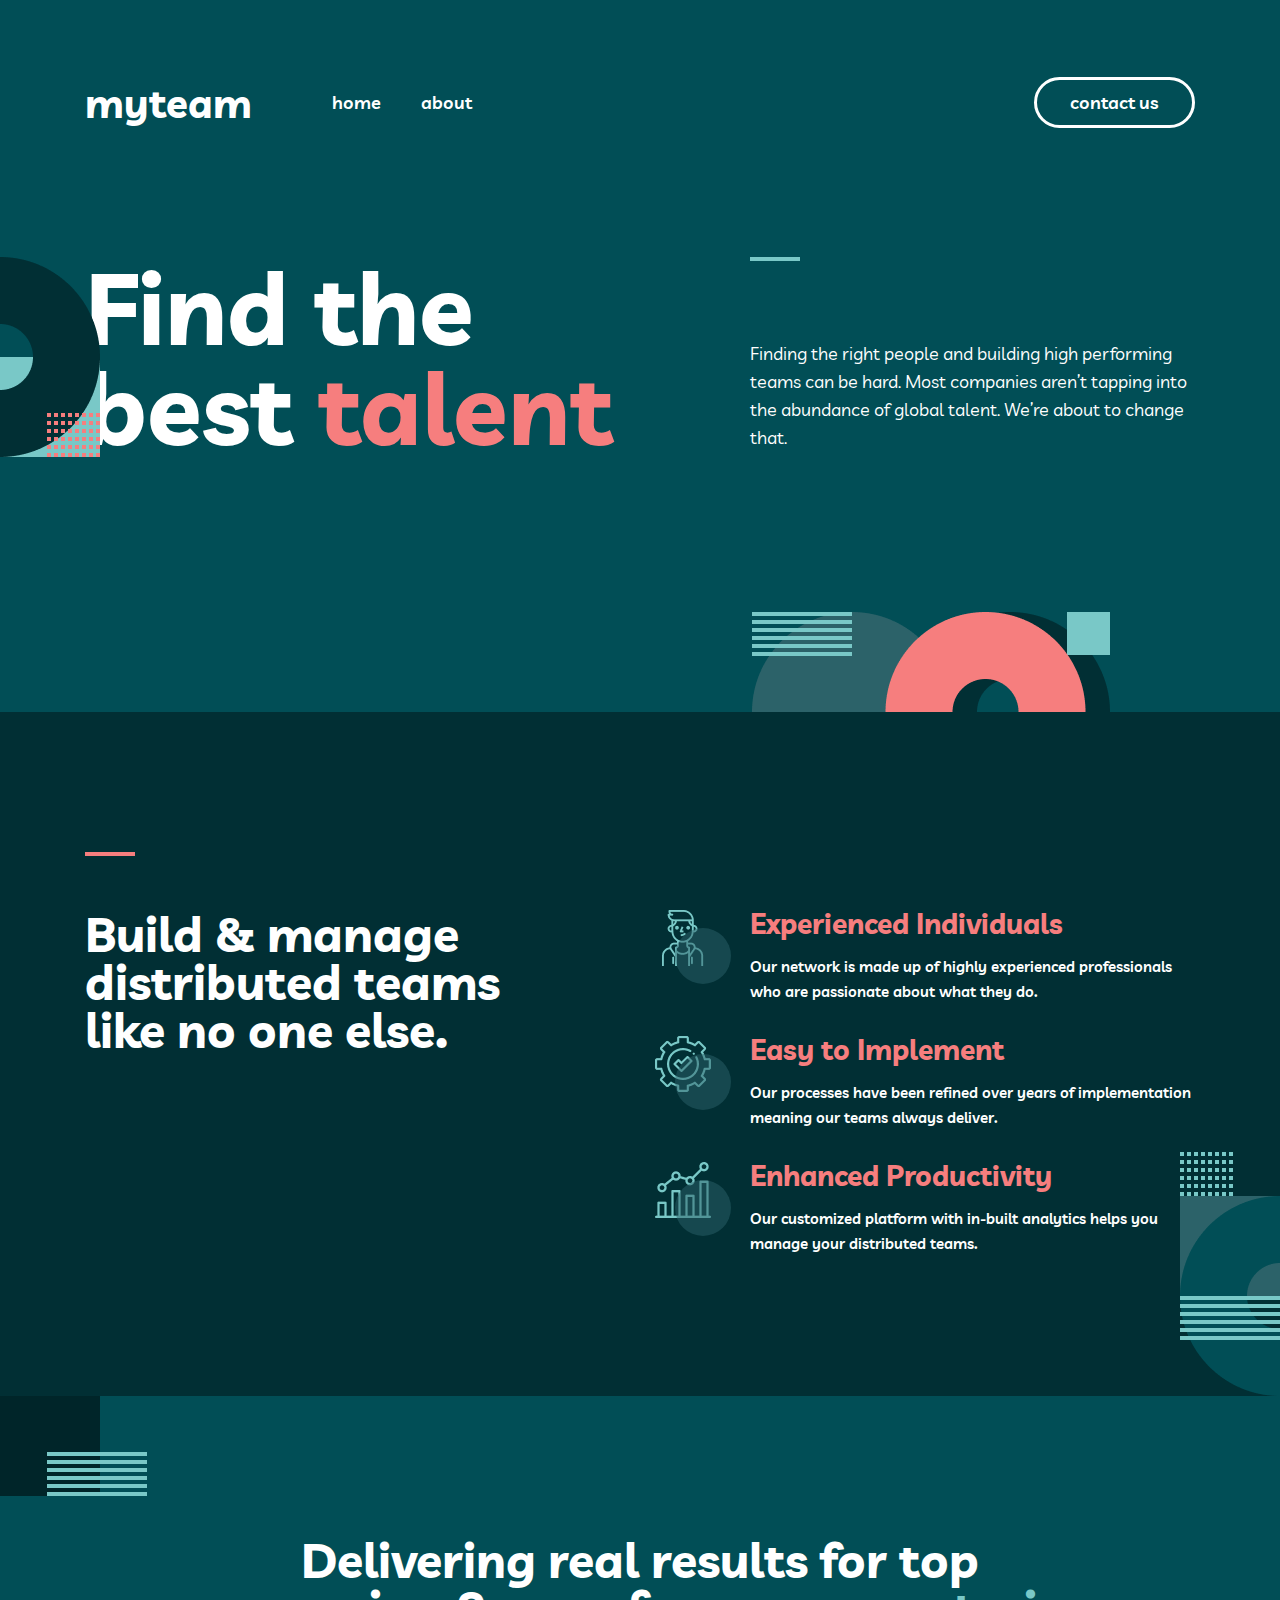
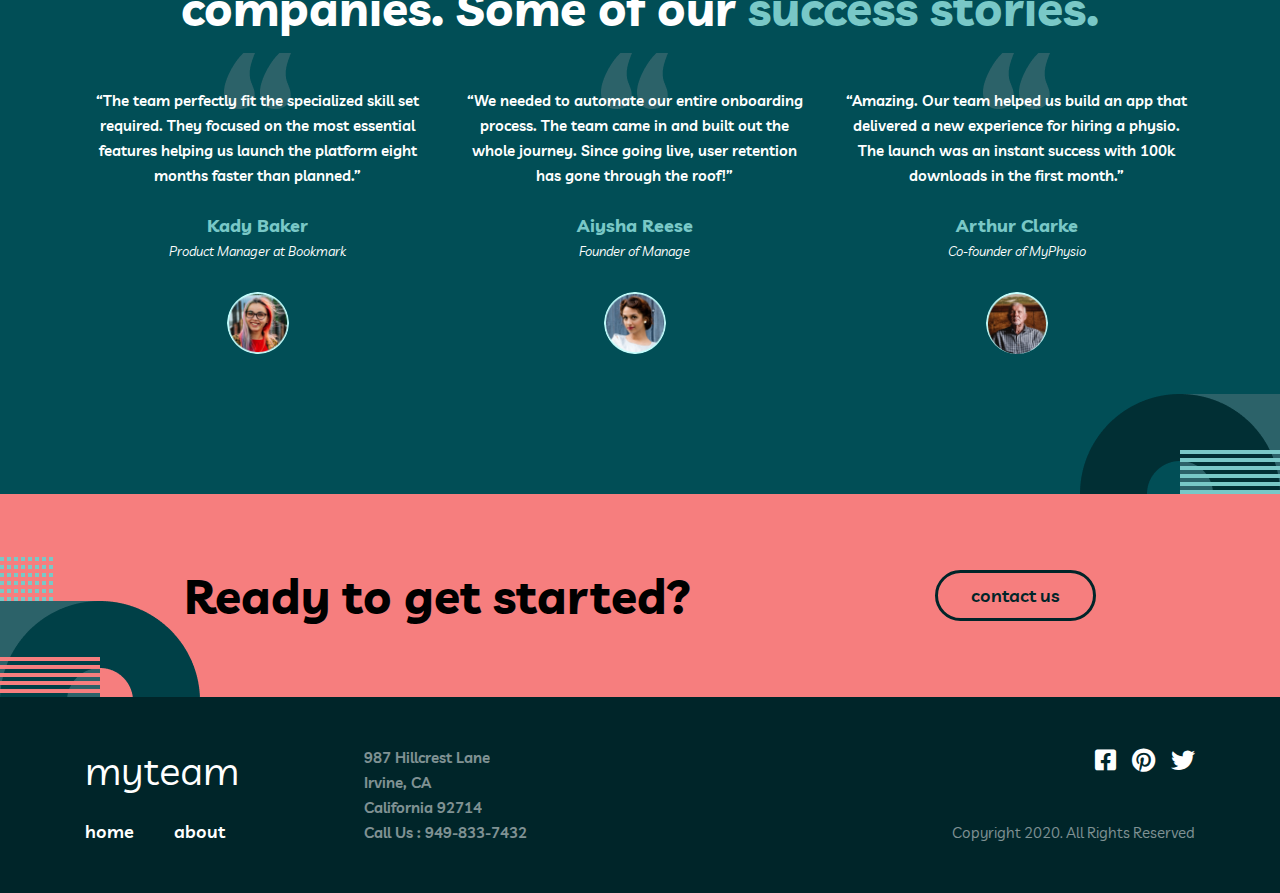
<file: index.html>
<!DOCTYPE html>
<html lang="en">
<head>
    <meta charset="UTF-8">
    <meta name="viewport" content="width=device-width, initial-scale=1.0">
    <!-- CSS STYLE -->
    <link rel="stylesheet" href="./css/main.css">
    <!-- FAVICON -->
    <link rel="shortcut icon" href="./assets/favicon/1200x630bb.png" type="image/x-icon">
    <!-- FONTAWESOME ICON -->
    <!-- <link rel="stylesheet" href="https://cdnjs.cloudflare.com/ajax/libs/font-awesome/6.4.2/css/all.min.css" integrity="sha512-z3gLpd7yknf1YoNbCzqRKc4qyor8gaKU1qmn+CShxbuBusANI9QpRohGBreCFkKxLhei6S9CQXFEbbKuqLg0DA==" crossorigin="anonymous" referrerpolicy="no-referrer" /> -->
    <!-- FONTAWESOME ICON -->
    <link rel="stylesheet" href="./assets/fontawesome/css/all.min.css">
    <title>Myteam - website</title>
</head>
<body>
    <!-- HEADER START -->
    <header class="header">
        <div class="container">
            <div class="row">
                <h1 class="logo">myteam</h1>

                <ol class="nav__list">
                    <li class="nav__item">
                        <a href="/index.html" class="nav__link">home</a>
                    </li>
                    <li class="nav__item">
                        <a href="/about.html" class="nav__link">about</a>
                    </li>
                </ol>

                <a href="/contact.html" class="button primary-light right">contact us</a>
                
                <a href="#" class="menu__bar"><i class="fa-solid fa-bars"></i></a>
            </div>
        </div>
    </header>
    <!-- HEADER END -->

    <!-- MAIN START -->
    <main>
        <!-- HERO START -->
        <section class="hero">
            <div class="container">
                <div class="hero__inner">

                    <h1 class="hero__heading">
                        Find the<br>best <span>talent</span>
                    </h1>

                    <div class="hero__description">
                        <hr>
                        <p>
                            Finding the right people and building high performing teams can be hard. Most companies aren’t tapping into the abundance of global talent. We’re about to change that.
                        </p>
                    </div>

                </div>
            </div>
        </section>
        <!-- HERO END -->

        <!-- SERVICES START -->
        <section class="services">
            <div class="container">
                <hr>
                <div class="services__inner">
                    <h3 class="services__title">
                        Build & manage distributed teams like no one else.
                    </h3>

                    <ol class="services__list">
                        <li class="services__item">
                            <div class="services__img">
                                <img src="../assets/images/services-1.png" alt="services"> 
                             </div>
                            <div class="services__desc">
                                <h4 class="title">Experienced Individuals</h4>
                                <p>
                                    Our network is made up of highly experienced professionals who are passionate about what they do.
                                </p>
                            </div>
                        </li>
    
                        <li class="services__item">
                            <div class="services__img">
                                <img src="../assets/images/services-2.png" alt="services"> 
                             </div>
                            <div class="services__desc">
                                <h4 class="title">Easy to Implement</h4>
                                <p>
                                    Our processes have been refined over years of implementation meaning our teams always deliver.
                                </p>
                            </div>
                        </li>
    
                        <li class="services__item">
                            <div class="services__img">
                               <img src="../assets/images/services-3.png" alt="services"> 
                            </div>
                            
                            <div class="services__desc">
                                <h4 class="title">Enhanced Productivity</h4>
                                <p>
                                    Our customized platform with in-built analytics helps you manage your distributed teams.
                                </p>
                            </div>
                        </li>
                    </ol>
                </div>

                
            </div>
        </section>
        <!-- SERVICES END -->

        <!-- EMPLOYEES START -->
        <section class="employees">
            <div class="container">
               <div class="employees__inner">
                    <h3 class="title">
                        Delivering real results for top companies. Some of our <span>success stories.</span>
                    </h3>

                    <ol class="employees__list">
                        <li class="employees__item">
                            <p class="desc">
                                “The team perfectly fit the specialized skill set required. They focused on the most essential features helping us launch the platform eight months faster than planned.”
                            </p>
                            <h4 class="employee__name">
                                Kady Baker
                            </h4>
                            <span class="job">Product Manager at Bookmark</span>
                            <img src="./assets/images/user-1.png" alt="employee">
                        </li>

                        <li class="employees__item">
                            <p class="desc">
                                “We needed to automate our entire onboarding process. The team came in and built out the whole journey. Since going live, user retention has gone through the roof!”
                            </p>
                            <h4 class="employee__name">
                                Aiysha Reese
                            </h4>
                            <span class="job">Founder of Manage</span>
                            <img src="./assets/images/user-2.png" alt="employee">
                        </li>

                        <li class="employees__item">
                            <p class="desc">
                                “Amazing. Our team helped us build an app that delivered a new experience for hiring a physio. The launch was an instant success with 100k downloads in the first month.”
                            </p>
                            <h4 class="employee__name">
                                Arthur Clarke
                            </h4>
                            <span class="job">Co-founder of MyPhysio</span>
                            <img src="./assets/images/user-3.png" alt="employee">
                        </li>
                    </ol>
               </div>
            </div>
        </section>
        <!-- EMPLOYEES END -->

        <!-- READY START -->
        <section class="ready">
            <div class="container">
                <div class="ready__inner">
                    <h3 class="title">
                        Ready to get started?
                    </h3>
                    <a href="/contact.html" class="button primary-dark">contact us</a>
                </div>
            </div>
        </section>
        <!-- READY END -->

    </main>
    <!-- MAIN END -->

    <!-- FOOTER START -->
    <footer class="footer">
        <div class="container">
            <div class="footer__inner">

                <div class="footer__left">
                    <a href="#" class="logo">myteam</a>
                    <ol class="nav__list">
                        <li class="nav__item">
                            <a href="/index.html" class="nav__link">home</a>
                        </li>
                        <li class="nav__item">
                            <a href="/about.html" class="nav__link">about</a>
                        </li>
                    </ol>
                </div>

                <div class="footer__center">
                    <ol class="address">
                        <li class="address__item">
                            987  Hillcrest Lane
                        </li>
                        <li class="address__item">
                            Irvine, CA
                        </li>
                        <li class="address__item">
                            California 92714
                        </li>
                        <li class="address__item">
                            Call Us : 949-833-7432
                        </li>
                    </ol>
                </div>

                <div class="footer__right">
                    <div class="social-media">
                        <a href="#"><i class="fa-brands fa-square-facebook"></i></a>
                        <a href="#"><i class="fa-brands fa-pinterest"></i></a>
                        <a href="#"><i class="fa-brands fa-twitter"></i></a>
                    </div>
                    <span>Copyright 2020. All Rights Reserved</span>
                </div>
            </div>
        </div>
    </footer>
    <!-- FOOTER END -->
</body>
</html>
</file>
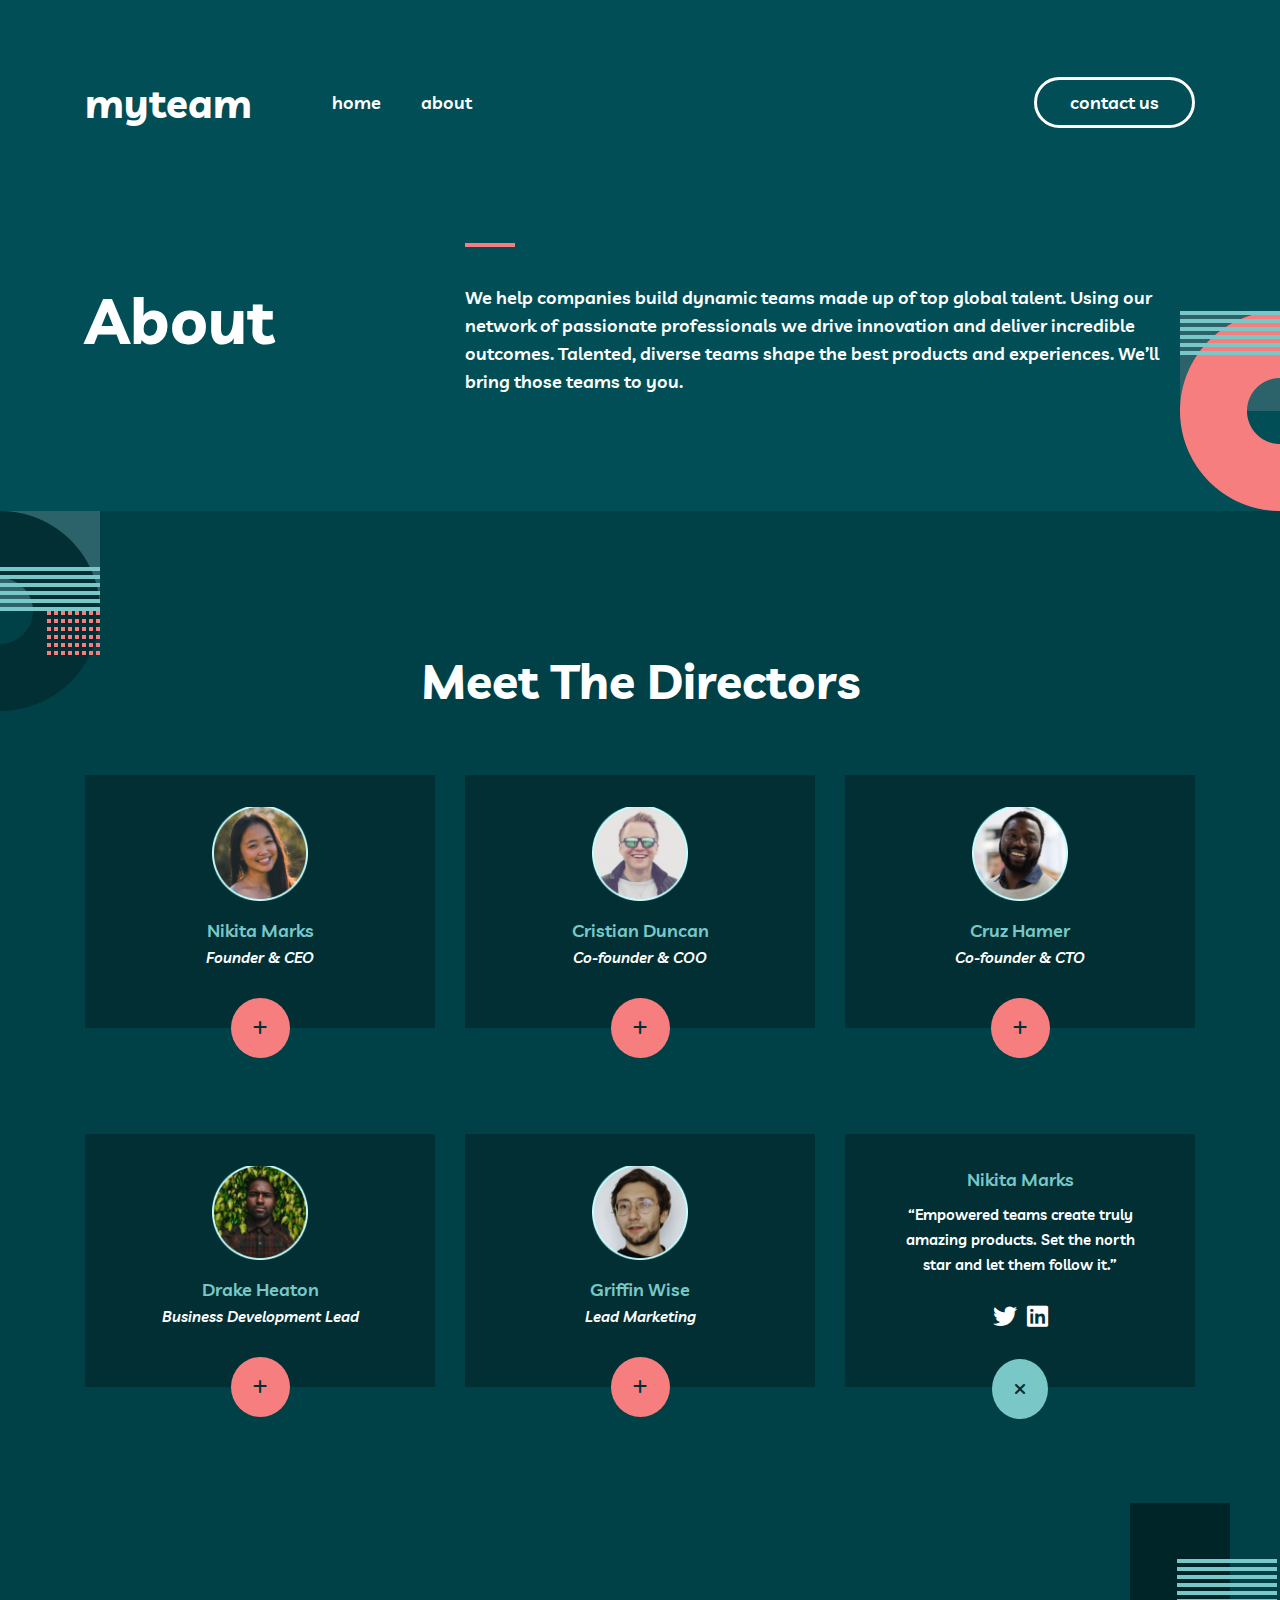
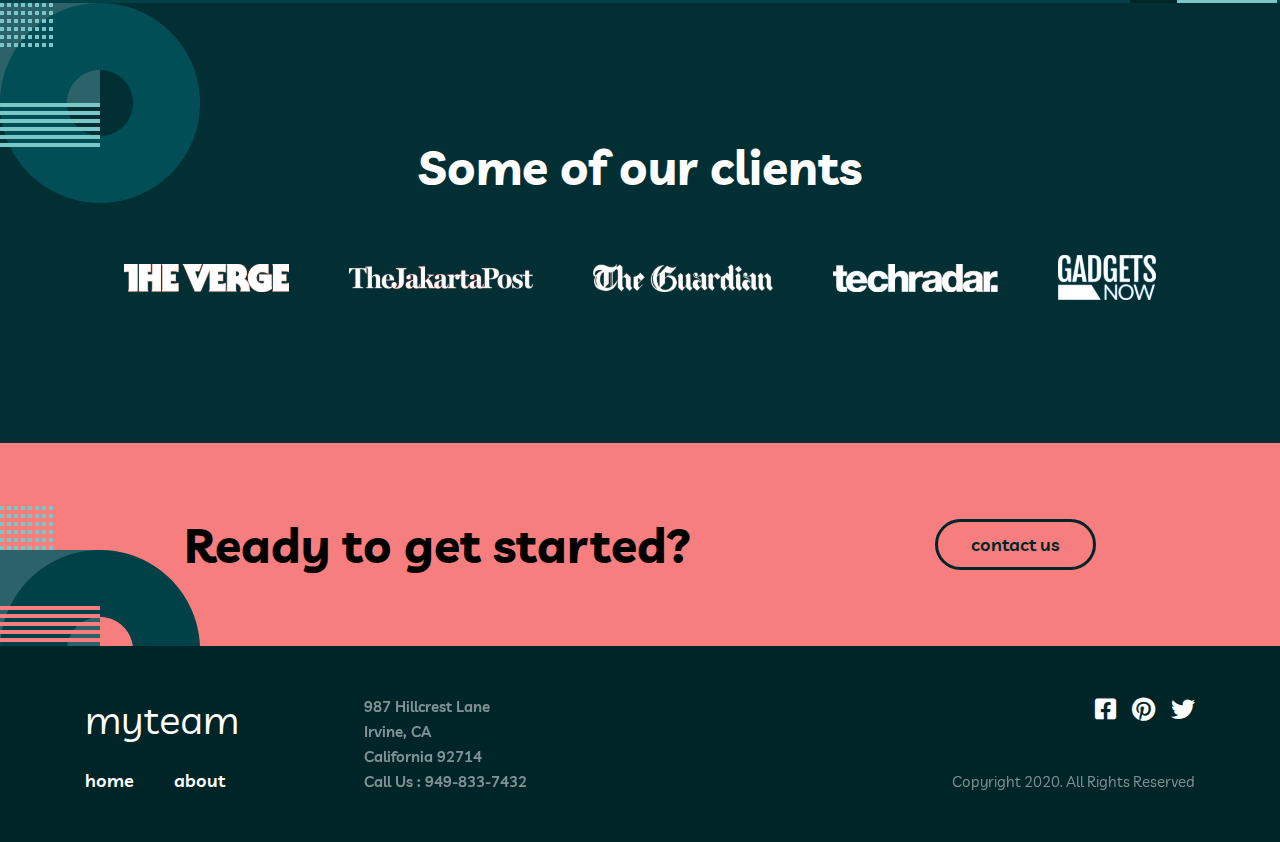
<file: about.html>
<!DOCTYPE html>
<html lang="en">
<head>
    <meta charset="UTF-8">
    <meta name="viewport" content="width=device-width, initial-scale=1.0">
    <!-- CSS STYLE -->
    <link rel="stylesheet" href="./css/main.css">
    <!-- FAVICON -->
    <link rel="shortcut icon" href="./assets/favicon/1200x630bb.png" type="image/x-icon">
    <!-- FONTAWESOME ICON -->
    <link rel="stylesheet" href="./assets/fontawesome/css/all.min.css">
    <title>Myteam - multi page website</title>
</head>
<body>
    <!-- HEADER START -->
    <header class="header">
        <div class="container">
            <div class="row">
                <h1 class="logo">myteam</h1>

                <ol class="nav__list">
                    <li class="nav__item">
                        <a href="/index.html" class="nav__link">home</a>
                    </li>
                    <li class="nav__item">
                        <a href="/about.html" class="nav__link">about</a>
                    </li>
                </ol>

                <a href="/contact.html" class="button primary-light right">contact us</a>
                <a href="#" class="menu__bar"><i class="fa-solid fa-bars"></i></a>
            </div>
        </div>
    </header>
    <!-- HEADER END -->

    <!-- MAIN START -->
    <main>
        <!-- HERO START -->
        <section class="about__hero">
            <div class="container">
                <div class="about__raw">
                    <h1 class="title">about</h1>
                    <div class="description">
                        <hr>
                        <p>
                            We help companies build dynamic teams made up of top global talent. Using our network of passionate professionals we drive innovation and deliver incredible outcomes. Talented, diverse teams shape the best products and experiences. We’ll bring those teams to you.
                        </p>
                    </div>
                </div>
            </div>
        </section>
        <!-- HERO END -->

        <!-- DIRECTORS START -->
        <section class="directors">
            <div class="container">
                <h1 class="title">
                    Meet the directors
                </h1>
                <ol class="directors__list">
                    <li class="directors__list__item">
                        <img src="./assets/images/about/director-1.png" alt="Director">
                        <h4 class="director__name">
                            Nikita Marks
                        </h4>
                        <span class="director__job">Founder & CEO</span>
                        <a href="#" class="btn plus"><i class="fa-solid fa-plus"></i></a>
                    </li>

                    <li class="directors__list__item">
                        <img src="./assets/images/about/director-2.png" alt="Director">
                        <h4 class="director__name">
                            Cristian Duncan
                        </h4>
                        <span class="director__job">Co-founder & COO</span>
                        <a href="#" class="btn plus"><i class="fa-solid fa-plus"></i></a>
                    </li>

                    <li class="directors__list__item">
                        <img src="./assets/images/about/director-3.png" alt="Director">
                        <h4 class="director__name">
                            Cruz Hamer
                        </h4>
                        <span class="director__job">Co-founder & CTO</span>
                        <a href="#" class="btn plus"><i class="fa-solid fa-plus"></i></a>
                    </li>

                    <li class="directors__list__item">
                        <img src="./assets/images/about/director-4.png" alt="Director">
                        <h4 class="director__name">
                            Drake Heaton
                        </h4>
                        <span class="director__job">Business Development Lead</span>
                        <a href="#" class="btn plus"><i class="fa-solid fa-plus"></i></a>
                    </li>

                    <li class="directors__list__item">
                        <img src="./assets/images/about/director-5.png" alt="Director">
                        <h4 class="director__name">
                            Griffin Wise
                        </h4>
                        <span class="director__job">Lead Marketing</span>
                        <a href="#" class="btn plus"><i class="fa-solid fa-plus"></i></a>
                    </li>

                    <li class="directors__list__item">
                        <h4 class="director__title">
                            Nikita Marks
                        </h4>
                        <p class="director__social__media_desc">
                            “Empowered teams create truly amazing products. Set the north star and let them follow it.”
                        </p>
                        <div class="social__media">
                            <a href="#"><i class="fa-brands fa-twitter"></i></a>
                            <a href="#"><i class="fa-brands fa-linkedin"></i></a>
                        </div>
                        <a href="#" class="btn exit"><i class="fa-solid fa-xmark"></i></a>
                    </li>

                </ol>
            </div>
        </section>
        <!-- DIRECTORS END -->

        <!-- CLIENTS START -->
        <section class="client">
            <div class="container">
                <div class="raw">
                    <h3 class="title">Some of our clients</h3>
                    <ol class="client__list">
                        <li class="cliet__list__item">
                            <a href="#" class="client__list__link">
                                <img src="./assets/images/about/client-1.svg" alt="Client">
                            </a>
                        </li>
                        <li class="cliet__list__item">
                            <a href="#" class="client__list__link">
                                <img src="./assets/images/about/client-2.svg" alt="Client">
                            </a>
                        </li>
                        <li class="cliet__list__item">
                            <a href="#" class="client__list__link">
                                <img src="./assets/images/about/client-3.svg" alt="Client">
                            </a>
                        </li>
                        <li class="cliet__list__item">
                            <a href="#" class="client__list__link">
                                <img src="./assets/images/about/client-4.svg" alt="Client">
                            </a>
                        </li>
                        <li class="cliet__list__item">
                            <a href="#" class="client__list__link">
                                <img src="./assets/images/about/client-5.svg" alt="Client">
                            </a>
                        </li>
                    </ol>
                </div>
            </div>
        </section>
        <!-- CLIENTS END -->

        <!-- READY START -->
        <section class="ready">
            <div class="container">
                <div class="ready__inner">
                    <h3 class="title">
                        Ready to get started?
                    </h3>
                    <a href="/contact.html" class="button primary-dark">contact us</a>
                </div>
            </div>
        </section>
        <!-- READY END -->

    </main>
    <!-- MAIN END -->

    <!-- FOOTER START -->
    <footer class="footer">
        <div class="container">
            <div class="footer__inner">

                <div class="footer__left">
                    <a href="#" class="logo">myteam</a>
                    <ol class="nav__list">
                        <li class="nav__item">
                            <a href="/index.html" class="nav__link">home</a>
                        </li>
                        <li class="nav__item">
                            <a href="/about.html" class="nav__link">about</a>
                        </li>
                    </ol>
                </div>

                <div class="footer__center">
                    <ol class="address">
                        <li class="address__item">
                            987  Hillcrest Lane
                        </li>
                        <li class="address__item">
                            Irvine, CA
                        </li>
                        <li class="address__item">
                            California 92714
                        </li>
                        <li class="address__item">
                            Call Us : 949-833-7432
                        </li>
                    </ol>
                </div>

                <div class="footer__right">
                    <div class="social-media">
                        <a href="#"><i class="fa-brands fa-square-facebook"></i></a>
                        <a href="#"><i class="fa-brands fa-pinterest"></i></a>
                        <a href="#"><i class="fa-brands fa-twitter"></i></a>
                    </div>
                    <span>Copyright 2020. All Rights Reserved</span>
                </div>
            </div>
        </div>
    </footer>
    <!-- FOOTER END -->
</body>
</html>
</file>
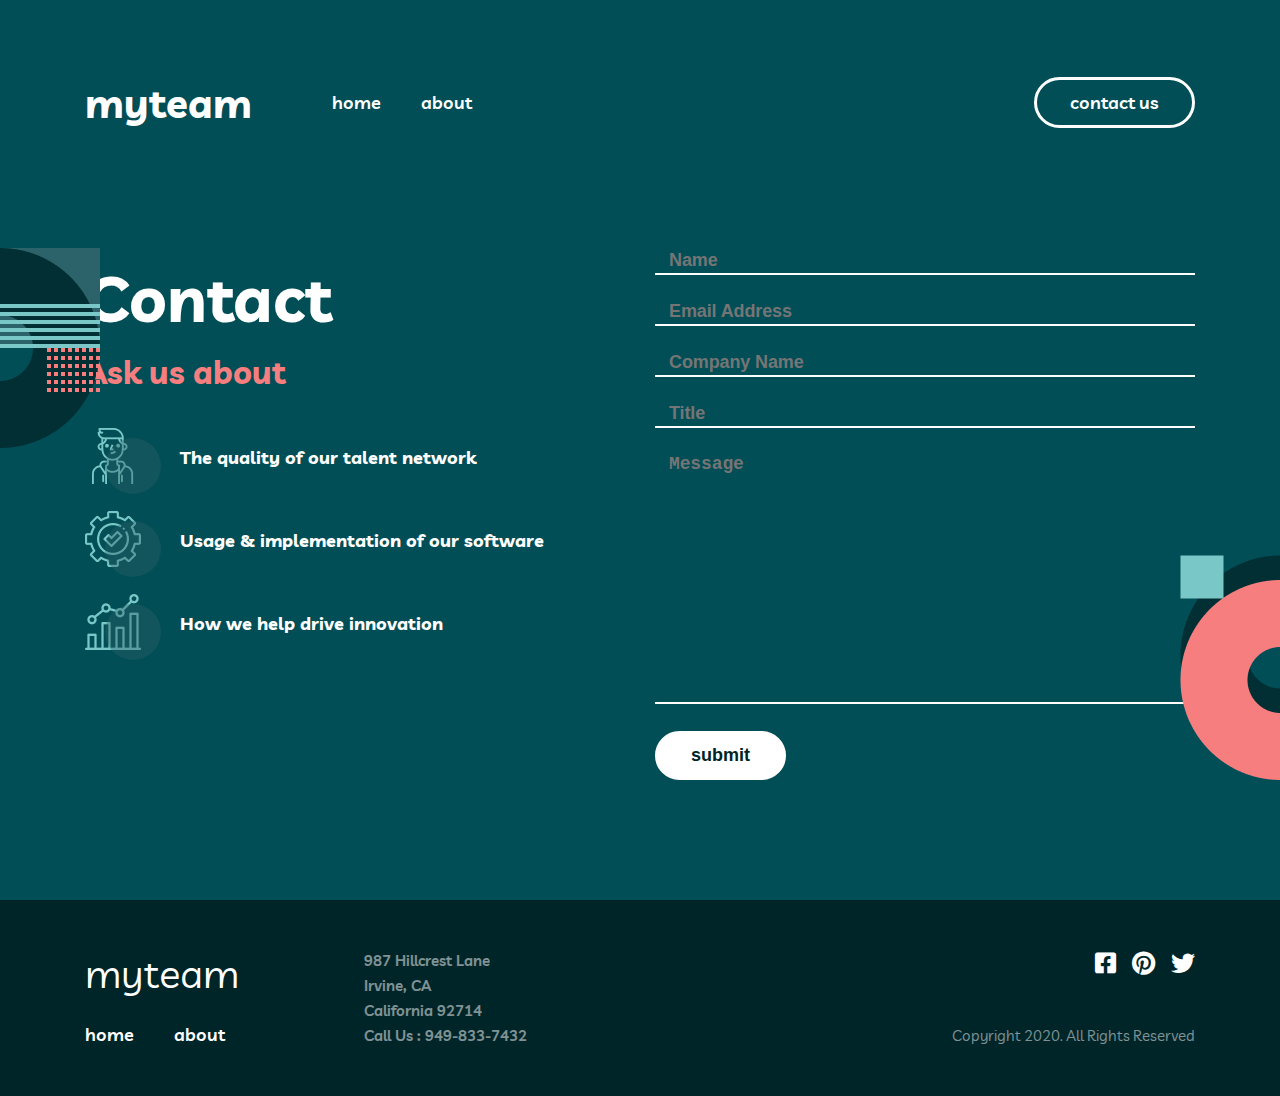
<file: contact.html>
<!DOCTYPE html>
<html lang="en">
<head>
    <meta charset="UTF-8">
    <meta name="viewport" content="width=device-width, initial-scale=1.0">
    <!-- CSS STYLE -->
    <link rel="stylesheet" href="./css/main.css">
    <!-- FAVICON -->
    <link rel="shortcut icon" href="./assets/favicon/1200x630bb.png" type="image/x-icon">
    <!-- FONTAWESOME ICON -->
    <!-- <link rel="stylesheet" href="https://cdnjs.cloudflare.com/ajax/libs/font-awesome/6.4.2/css/all.min.css" integrity="sha512-z3gLpd7yknf1YoNbCzqRKc4qyor8gaKU1qmn+CShxbuBusANI9QpRohGBreCFkKxLhei6S9CQXFEbbKuqLg0DA==" crossorigin="anonymous" referrerpolicy="no-referrer" /> -->
    <!-- FONTAWESOME ICON -->
    <link rel="stylesheet" href="./assets/fontawesome/css/all.min.css">
    <title>Contact</title>
</head>
<body>
    <!-- HEADER START -->
    <header class="header">
        <div class="container">
            <div class="row">
                <h1 class="logo">myteam</h1>

                <ol class="nav__list">
                    <li class="nav__item">
                        <a href="/index.html" class="nav__link">home</a>
                    </li>
                    <li class="nav__item">
                        <a href="/about.html" class="nav__link">about</a>
                    </li>
                </ol>

                <a href="/contact.html" class="button primary-light right">contact us</a>
            </div>
        </div>
    </header>
    <!-- HEADER END -->

    <!-- MAIN START -->
    <main>
        <!-- CONTACT START -->
        <section class="contact">
            <div class="container">
                <div class="contact__left">
                    <h1 class="contact__title">
                        Contact
                    </h1>
                    <h3 class="contact__list__title">
                        Ask us about
                    </h3>
                    <ol class="contact__list">
                        <li class="contact__item">
                            <div class="user-block">
                               <img src="./assets/images/services-1.png" alt="services"> 
                            </div>
                            <p class="desc">
                                The quality of our talent network
                            </p>
                        </li>
                        <li class="contact__item">
                            <div class="user-block">
                               <img src="./assets/images/services-2.png" alt="services"> 
                            </div>
                            <p class="desc">
                                Usage & implementation of our software
                            </p>
                        </li>
                        <li class="contact__item">
                            <div class="user-block">
                               <img src="./assets/images/services-3.png" alt="services"> 
                            </div>
                            <p class="desc">
                                How we help drive innovation
                            </p>
                        </li>
                    </ol>
                </div>

                <div class="contact__right">
                    <form action="#" method="get">
                        <input class="form__input" type="text" name="" id="" placeholder="Name"  requared>
                        <input class="form__input" type="email" name="" id="" placeholder="Email Address" requared>
                        <input class="form__input" type="text" name="" id="" placeholder="Company Name" requared>
                        <input class="form__input" type="text" name="" id="" placeholder="Title" requared>
                        <textarea class="textarea" name="" id="" cols="30" rows="10" placeholder="Message"></textarea>
                        <button class="button secondary-light" type="submit" value="submit">submit</button>
                    </form>
                </div>
            </div>
        </section>
        <!-- CONTACT END -->
    </main>
    <!-- MAIN END -->

    <!-- FOOTER START -->
    <footer class="footer">
        <div class="container">
            <div class="footer__inner">

                <div class="footer__left">
                    <a href="#" class="logo">myteam</a>
                    <ol class="nav__list">
                        <li class="nav__item">
                            <a href="/index.html" class="nav__link">home</a>
                        </li>
                        <li class="nav__item">
                            <a href="/about.html" class="nav__link">about</a>
                        </li>
                    </ol>
                </div>

                <div class="footer__center">
                    <ol class="address">
                        <li class="address__item">
                            987  Hillcrest Lane
                        </li>
                        <li class="address__item">
                            Irvine, CA
                        </li>
                        <li class="address__item">
                            California 92714
                        </li>
                        <li class="address__item">
                            Call Us : 949-833-7432
                        </li>
                    </ol>
                </div>

                <div class="footer__right">
                    <div class="social-media">
                        <a href="#"><i class="fa-brands fa-square-facebook"></i></a>
                        <a href="#"><i class="fa-brands fa-pinterest"></i></a>
                        <a href="#"><i class="fa-brands fa-twitter"></i></a>
                    </div>
                    <span>Copyright 2020. All Rights Reserved</span>
                </div>
            </div>
        </div>
    </footer>
    <!-- FOOTER END -->
</body>
</html>
</file>
<file: css/main.css>
@charset "UTF-8";
@import url("https://fonts.googleapis.com/css2?family=Livvic:wght@600;700&display=swap");
.container {
  width: 111rem;
  margin: 0 auto;
}

@media only screen and (max-width: 768px) {
  .container {
    width: 68.9rem;
    margin: 0 auto;
  }
}
@media only screen and (max-width: 375px) {
  .container {
    width: 32.7rem;
    margin: 0 auto;
  }
}
.button.right {
  margin-left: auto;
}

.button.primary-light {
  border: 0.3rem solid #fff;
  border-radius: 10rem;
  background-color: transparent;
  font-size: 1.8rem;
  font-weight: 600;
  color: #fff;
  padding: 1.1rem 3.3rem 1.1rem 3.3rem;
  transition: background-color 0.3s ease-in-out;
}

.button.primary-light:hover {
  background-color: #fff;
  color: #002529;
  cursor: pointer;
  transition: background-color 0.3s ease-in-out;
}

.button.primary-light:active {
  background-color: #002529;
  color: #fff;
  opacity: 0.25;
  transition: background-color 0.3s ease-in-out;
}

.button.primary-dark {
  border: 0.3rem solid #002529;
  border-radius: 10rem;
  background-color: transparent;
  font-size: 1.8rem;
  font-weight: 600;
  color: #002529;
  padding: 1.1rem 3.3rem 1.1rem 3.3rem;
  transition: background-color 0.3s ease-in-out;
}

.button.primary-dark:hover {
  background-color: #002529;
  color: #fff;
  cursor: pointer;
  transition: background-color 0.3s ease-in-out;
}

.button.primary-dark:active {
  background-color: #fff;
  color: #002529;
  opacity: 0.25;
  transition: background-color 0.3s ease-in-out;
}

.button.secondary-light {
  border: 0.3rem solid #fff;
  border-radius: 10rem;
  background-color: #fff;
  font-size: 1.8rem;
  font-weight: 600;
  color: #002529;
  padding: 1.1rem 3.3rem 1.1rem 3.3rem;
  transition: background-color 0.3s ease-in-out;
}

.button.secondary-light:hover {
  border-color: #79c8c7;
  background-color: #79c8c7;
  color: #002529;
  cursor: pointer;
  transition: background-color border-color 0.3s ease-in-out;
}

.button.secondary-light:active {
  border-color: #fff;
  background-color: #fff;
  color: #002529;
  opacity: 0.25;
  transition: background-color 0.3s ease-in-out;
}

.btn.plus,
.btn.exit {
  padding: 2rem 2.2rem;
  border-radius: 50%;
  background-color: #f67e7e;
  margin-top: 2.8rem;
  font-size: 1.6rem;
  font-weight: 900;
  color: #012f34;
}

.btn.exit {
  background-color: #79c8c7;
}

.btn.plus:hover {
  background-color: #79c8c7;
  transition: background-color 0.3s ease-in-out;
}

.btn.exit:hover {
  background-color: #f67e7e;
  transition: background-color 0.3s ease-in-out;
}

@media only screen and (max-width: 375px) {
  .button.primary-light {
    display: none;
  }
}
.footer {
  background-color: #002529;
}
.footer .footer__inner {
  padding: 4.8rem 0;
  display: flex;
  align-items: flex-start;
}
.footer .footer__inner .footer__left {
  display: flex;
  flex-direction: column;
  gap: 2.5rem;
}
.footer .footer__inner .footer__left .logo {
  font-size: 4rem;
  color: #fff;
}
.footer .footer__inner .footer__center {
  margin-left: 12.5rem;
}
.footer .footer__inner .footer__center .address {
  display: flex;
  flex-direction: column;
  align-items: flex-start;
}
.footer .footer__inner .footer__center .address .address__item {
  font-size: 1.5rem;
  font-weight: 600;
  color: #fff;
  line-height: 2.5rem;
  opacity: 0.5;
}
.footer .footer__inner .footer__right {
  position: relative;
  margin-left: auto;
  width: 30rem;
  height: 10rem;
  display: flex;
  flex-direction: column;
  align-items: flex-end;
  justify-content: space-between;
}
.footer .footer__inner .footer__right .social-media {
  display: flex;
  align-items: center;
  gap: 1.6rem;
  font-size: 2.4rem;
}
.footer .footer__inner .footer__right .social-media a {
  color: #fff;
  transition: color 0.3s ease-in-out;
}
.footer .footer__inner .footer__right .social-media a:hover {
  color: #f67e7e;
  transition: color 0.3s ease-in-out;
}
.footer .footer__inner .footer__right span {
  position: absolute;
  bottom: 0;
  font-size: 1.5rem;
  line-height: 2.5rem;
  color: #fff;
  opacity: 0.5;
}

@media only screen and (max-width: 768px) {
  .footer {
    background-color: #002529;
  }
  .footer .footer__inner {
    padding: 4.8rem 0;
    display: flex;
    align-items: flex-start;
  }
  .footer .footer__inner .footer__left {
    margin-left: auto;
    display: flex;
    flex-direction: column;
    gap: 2.5rem;
  }
  .footer .footer__inner .footer__left .logo {
    font-size: 4rem;
    color: #fff;
  }
  .footer .footer__inner .footer__right {
    position: relative;
    display: flex;
    align-items: center;
    justify-content: space-between;
  }
  .footer .footer__inner .footer__right .social-media {
    display: flex;
    align-items: center;
    gap: 1.6rem;
    font-size: 2.4rem;
  }
  .footer .footer__inner .footer__right .social-media a {
    color: #fff;
    transition: color 0.3s ease-in-out;
  }
  .footer .footer__inner .footer__right .social-media a:hover {
    color: #f67e7e;
    transition: color 0.3s ease-in-out;
  }
  .footer .footer__inner .footer__right span {
    position: absolute;
    bottom: 0;
    font-size: 1.5rem;
    line-height: 2.5rem;
    color: #fff;
    opacity: 0.5;
  }
}
@media only screen and (max-width: 375px) {
  .footer {
    background-color: #002529;
  }
  .footer .footer__inner {
    padding: 4.8rem 0;
    display: flex;
    flex-direction: column;
    justify-content: center;
    text-align: center;
    align-items: center;
    gap: 2.4rem;
  }
  .footer .footer__inner .footer__left {
    margin-left: auto;
    display: flex;
    flex-direction: column;
    gap: 2.5rem;
  }
  .footer .footer__inner .footer__left .logo {
    font-size: 4rem;
    color: #fff;
  }
  .footer .footer__inner .footer__center {
    text-align: center;
  }
  .footer .footer__inner .footer__right {
    position: relative;
    display: flex;
    align-items: center;
    justify-content: space-between;
  }
  .footer .footer__inner .footer__right .social-media {
    display: flex;
    align-items: center;
    gap: 1.6rem;
    font-size: 2.4rem;
  }
  .footer .footer__inner .footer__right .social-media a {
    color: #fff;
    transition: color 0.3s ease-in-out;
  }
  .footer .footer__inner .footer__right .social-media a:hover {
    color: #f67e7e;
    transition: color 0.3s ease-in-out;
  }
  .footer .footer__inner .footer__right span {
    position: absolute;
    bottom: 0;
    font-size: 1.5rem;
    line-height: 2.5rem;
    color: #fff;
    opacity: 0.5;
  }
}
.header {
  padding-top: 7.7rem;
}
.header .row {
  display: flex;
  align-items: center;
}
.header .row h1 {
  font-size: 4rem;
  color: #fff;
  margin-right: 8rem;
}
.header .menu__bar {
  display: none;
  margin-left: auto;
  width: 2rem;
  height: 1.7rem;
  color: #fff;
}

@media only screen and (max-width: 375px) {
  .header .nav__list,
  .header button {
    display: none;
  }
  .header .menu__bar {
    display: block;
  }
}
.hero {
  margin-top: 12.9rem;
  margin-bottom: 25.5rem;
  position: relative;
}
.hero .hero__inner {
  display: flex;
  align-items: flex-start;
}
.hero .hero__inner .hero__heading {
  font-size: 10rem;
  font-weight: 700;
  color: #fff;
  line-height: 10rem;
}
.hero .hero__inner .hero__heading span {
  color: #f67e7e;
}
.hero .hero__inner .hero__description {
  width: 44.5rem;
  margin-left: auto;
}
.hero .hero__inner .hero__description hr {
  width: 5rem;
  height: 0.4rem;
  background-color: #79c8c7;
  border: none;
  margin-bottom: 7.9rem;
}
.hero .hero__inner .hero__description p {
  font-size: 1.8rem;
  color: #fff;
  line-height: 2.8rem;
}
.hero .hero__inner::before {
  content: "";
  position: absolute;
  left: 0;
  width: 35.8rem;
  height: 20rem;
  background: url(../../assets/images/group-1.png) no-repeat;
  z-index: 1;
}
.hero .hero__inner::after {
  content: "";
  position: absolute;
  right: 17rem;
  bottom: -35.5rem;
  width: 35.8rem;
  height: 20rem;
  background: url(../../assets/images/group-2.png) no-repeat;
  z-index: 1;
}

.about__hero {
  position: relative;
  padding: 11.5rem 0;
}
.about__hero .about__raw {
  display: flex;
  align-items: center;
  gap: 3rem;
}
.about__hero .about__raw .title {
  width: 35rem;
  font-size: 6.4rem;
  font-weight: 700;
  color: #fff;
  text-transform: capitalize;
  line-height: 10rem;
}
.about__hero .about__raw .description {
  width: 73rem;
  margin-left: auto;
}
.about__hero .about__raw .description hr {
  width: 5rem;
  height: 0.4rem;
  background-color: #f67e7e;
  border: none;
  margin-bottom: 3.7rem;
}
.about__hero .about__raw .description p {
  font-size: 1.8rem;
  font-weight: 600;
  line-height: 2.8rem;
  color: #fff;
}
.about__hero .about__raw::after {
  content: "";
  position: absolute;
  right: 0;
  bottom: 0;
  width: 10rem;
  height: 20rem;
  background: url(../../assets/images/about/group-1.png) no-repeat;
}

@media only screen and (max-width: 768px) {
  .hero .hero__inner {
    display: flex;
    flex-direction: column;
    align-items: center;
    justify-content: center;
  }
  .hero .hero__inner .hero__heading {
    margin-bottom: 2.4rem;
    text-align: center;
  }
  .hero .hero__inner .hero__description {
    width: 45.7rem;
    margin: 0 auto;
  }
  .hero .hero__inner .hero__description hr {
    display: none;
  }
  .hero .hero__inner .hero__description p {
    font-size: 1.5rem;
    text-align: center;
  }
  .hero .hero__inner::before {
    content: "";
    position: absolute;
    display: none;
    left: 0;
    width: 35.8rem;
    height: 20rem;
    background: url(../../assets/images/group-1.png) no-repeat;
    z-index: 1;
  }
  .hero .hero__inner::after {
    content: "";
    position: absolute;
    bottom: -35.5rem;
    width: 35.8rem;
    height: 20rem;
    background: url(../../assets/images/group-2.png) no-repeat;
    z-index: 1;
  }
  .about__hero {
    position: relative;
  }
  .about__hero .about__raw {
    display: flex;
    flex-direction: column;
    align-items: center;
    gap: 3rem;
  }
  .about__hero .about__raw .title {
    text-align: center;
  }
  .about__hero .about__raw .description {
    width: 45.7rem;
    margin-left: auto;
  }
  .about__hero .about__raw .description hr {
    display: none;
  }
  .about__hero .about__raw .description p {
    font-size: 1.5rem;
    text-align: center;
  }
  .about__hero .about__raw::after {
    content: "";
    position: absolute;
    right: 0;
    bottom: 0;
    width: 10rem;
    height: 20rem;
    background: url(../../assets/images/about/group-1.png) no-repeat;
  }
}
@media only screen and (max-width: 375px) {
  .hero .hero__inner {
    display: flex;
    flex-direction: column;
    align-items: center;
  }
  .hero .hero__inner .hero__heading {
    font-size: 4rem;
    line-height: 4rem;
    text-align: center;
  }
  .hero .hero__inner .hero__description {
    width: 32.7rem;
  }
  .hero .hero__inner .hero__description hr {
    display: none;
  }
  .hero .hero__inner .hero__description p {
    font-size: 1.5rem;
    text-align: center;
  }
  .hero .hero__inner::before {
    content: "";
    position: absolute;
    display: none;
    left: 0;
    width: 35.8rem;
    height: 20rem;
    background: url(../../assets/images/group-1.png) no-repeat;
    z-index: 1;
  }
  .hero .hero__inner::after {
    content: "";
    position: absolute;
    bottom: -35.5rem;
    width: 35.8rem;
    height: 20rem;
    background: url(../../assets/images/group-2.png) no-repeat;
    z-index: 1;
  }
  .about__hero {
    position: relative;
  }
  .about__hero .about__raw {
    display: flex;
    flex-direction: column;
    align-items: center;
    gap: 3rem;
  }
  .about__hero .about__raw .title {
    font-size: 4rem;
    line-height: 4rem;
    text-align: center;
  }
  .about__hero .about__raw .description {
    width: 32.7rem;
    margin-left: auto;
  }
  .about__hero .about__raw .description hr {
    display: none;
  }
  .about__hero .about__raw .description p {
    font-size: 1.5rem;
    text-align: center;
  }
  .about__hero .about__raw::after {
    content: "";
    position: absolute;
    right: 0;
    bottom: -10rem;
    width: 10rem;
    height: 10rem;
    background: url(../../assets/images/about/group-1.png) no-repeat;
    z-index: -1;
  }
}
.nav__list {
  display: flex;
  align-items: center;
  gap: 4rem;
}
.nav__list .nav__item .nav__link {
  font-size: 1.8rem;
  font-weight: 600;
  text-transform: lowercase;
  color: #fff;
  transition: color 0.3s ease-in-out;
}
.nav__list .nav__item .nav__link:hover {
  color: #f67e7e;
  transition: color 0.3s ease-in-out;
  cursor: pointer;
}

@media only screen and (max-width: 375px) {
  .nav__list {
    display: none;
  }
}
.services {
  background-color: #012f34;
  padding: 14rem 0;
  position: relative;
}
.services hr {
  width: 5rem;
  height: 0.4rem;
  background-color: #f67e7e;
  border: none;
  margin-bottom: 5.4rem;
}
.services .services__inner {
  display: flex;
  align-items: flex-start;
}
.services .services__inner .services__title {
  width: 44.5rem;
  font-size: 4.8rem;
  font-weight: 700;
  line-height: 4.8rem;
  color: #fff;
}
.services .services__inner .services__list {
  width: 54rem;
  margin-left: auto;
  display: flex;
  flex-direction: column;
  gap: 3.2rem;
}
.services .services__inner .services__list .services__item {
  position: relative;
  display: flex;
  gap: 3.9rem;
}
.services .services__inner .services__list .services__item .services__img::before {
  content: "";
  position: absolute;
  width: 5.6rem;
  height: 5.6rem;
  background-color: #2c6269;
  border-radius: 50%;
  bottom: 2rem;
  left: 2rem;
  opacity: 0.5;
}
.services .services__inner .services__list .services__item .services__desc h4 {
  font-size: 2.8rem;
  color: #f67e7e;
  line-height: 2.8rem;
  font-weight: 700;
  margin-bottom: 1.6rem;
}
.services .services__inner .services__list .services__item .services__desc p {
  font-size: 1.5rem;
  font-weight: 600;
  line-height: 2.5rem;
  color: #fff;
}
.services .services__inner::after {
  content: "";
  position: absolute;
  right: -14.4rem;
  bottom: 0;
  width: 24.4rem;
  height: 24.4rem;
  background: url(../../assets/images/group-3.png) no-repeat;
}

@media only screen and (max-width: 768px) {
  .services {
    background-color: #012f34;
    padding: 14rem 0;
    position: relative;
  }
  .services hr {
    width: 5rem;
    height: 0.4rem;
    background-color: #f67e7e;
    border: none;
    margin-bottom: 5.4rem;
  }
  .services .services__inner {
    display: flex;
    flex-direction: column;
    align-items: flex-start;
  }
  .services .services__inner .services__title {
    width: 44.5rem;
    font-size: 3.2rem;
    font-weight: 700;
    line-height: 3.2rem;
    color: #fff;
    margin-bottom: 6.4rem;
  }
  .services .services__inner .services__list {
    width: 57.3rem;
    margin: 0 auto;
    display: flex;
    flex-direction: column;
    gap: 3.2rem;
  }
  .services .services__inner .services__list .services__item {
    position: relative;
    display: flex;
    gap: 3.9rem;
  }
  .services .services__inner .services__list .services__item .services__img::before {
    content: "";
    position: absolute;
    width: 5.6rem;
    height: 5.6rem;
    background-color: #2c6269;
    border-radius: 50%;
    bottom: 2rem;
    left: 2rem;
    opacity: 0.5;
  }
  .services .services__inner .services__list .services__item .services__desc h4 {
    font-size: 2.8rem;
    color: #f67e7e;
    line-height: 2.8rem;
    font-weight: 700;
    margin-bottom: 1.6rem;
  }
  .services .services__inner .services__list .services__item .services__desc p {
    font-size: 1.5rem;
    font-weight: 600;
    line-height: 2.5rem;
    color: #fff;
  }
  .services .services__inner::after {
    content: "";
    position: absolute;
    right: -14.4rem;
    top: 0;
    width: 24.4rem;
    height: 24.4rem;
    background: url(../../assets/images/group-3.png) no-repeat;
  }
}
@media only screen and (max-width: 375px) {
  .services {
    background-color: #012f34;
    padding: 14rem 0;
    position: relative;
  }
  .services hr {
    width: 5rem;
    height: 0.4rem;
    background-color: #f67e7e;
    border: none;
    margin-bottom: 5.4rem;
  }
  .services .services__inner {
    display: flex;
    flex-direction: column;
    align-items: flex-start;
  }
  .services .services__inner .services__title {
    width: 24rem;
    font-size: 3.2rem;
    font-weight: 700;
    line-height: 3.2rem;
    color: #fff;
    margin-bottom: 6.4rem;
  }
  .services .services__inner .services__list {
    width: 57.3rem;
    margin: 0 auto;
    display: flex;
    flex-direction: column;
    align-items: center;
    gap: 3.2rem;
  }
  .services .services__inner .services__list .services__item {
    position: relative;
    display: flex;
    flex-direction: column;
    align-items: center;
    gap: 3.9rem;
  }
  .services .services__inner .services__list .services__item .services__img::before {
    content: "";
    position: absolute;
    width: 5.6rem;
    height: 5.6rem;
    background-color: #2c6269;
    border-radius: 50%;
    bottom: 2rem;
    left: 2rem;
    opacity: 0.5;
  }
  .services .services__inner .services__list .services__item .services__desc h4 {
    font-size: 2.8rem;
    color: #f67e7e;
    line-height: 2.8rem;
    font-weight: 700;
    margin-bottom: 1.6rem;
  }
  .services .services__inner .services__list .services__item .services__desc p {
    font-size: 1.5rem;
    font-weight: 600;
    line-height: 2.5rem;
    color: #fff;
  }
  .services .services__inner::after {
    content: "";
    position: absolute;
    right: -14.4rem;
    top: 0;
    width: 24.4rem;
    height: 24.4rem;
    background: url(../../assets/images/group-3.png) no-repeat;
  }
}
.textarea,
.form__input {
  border: none;
  outline-color: #79c8c7;
  border-bottom: 0.2rem solid #fff;
  outline: #79c8c7;
  padding-left: 1.4rem;
  background: transparent;
  font-size: 1.8rem;
  font-weight: 600;
  line-height: 2.5rem;
  letter-spacing: -0.012rem;
  color: #fff;
  resize: none;
}

.form__input:hover,
.textarea:hover {
  border-bottom: 0.2rem solid #79c8c7;
}

.employees {
  position: relative;
}
.employees .employees__inner {
  display: flex;
  flex-direction: column;
  align-items: center;
  padding: 14rem 0;
}
.employees .employees__inner .title {
  width: 93.2rem;
  font-size: 4.8rem;
  font-weight: 700;
  text-align: center;
  line-height: 4.8rem;
  color: #fff;
  margin-bottom: 5.6rem;
}
.employees .employees__inner .title span {
  color: #79c8c7;
}
.employees .employees__inner .employees__list {
  position: relative;
  display: flex;
  align-items: flex-start;
  gap: 3rem;
}
.employees .employees__inner .employees__list .employees__item {
  display: flex;
  flex-direction: column;
  align-items: center;
  text-align: center;
}
.employees .employees__inner .employees__list .employees__item .desc {
  font-size: 1.5rem;
  line-height: 2.5rem;
  font-weight: 600;
  color: #fff;
  margin-bottom: 2.4rem;
}
.employees .employees__inner .employees__list .employees__item .employee__name {
  font-size: 1.8rem;
  font-weight: 700;
  line-height: 2.8rem;
  color: #79c8c7;
  margin-bottom: 0.2rem;
}
.employees .employees__inner .employees__list .employees__item .job {
  font-size: 1.3rem;
  line-height: 1.8rem;
  color: #fff;
  margin-bottom: 3.2rem;
  font-style: italic;
}
.employees .employees__inner .employees__list .employees__item img {
  width: 6.2rem;
  height: 6.2rem;
  border-radius: 50%;
}
.employees .employees__inner .employees__list .employees__item::before {
  content: "";
  position: absolute;
  top: -3.5rem;
  width: 6.7rem;
  height: 5.6rem;
  background: url(../../assets/images/“.png) no-repeat;
  z-index: -1;
}
.employees .employees__inner::before {
  content: "";
  position: absolute;
  left: 0;
  top: 0;
  width: 14.7rem;
  height: 10rem;
  background: url(../../assets/images/group-4.png) no-repeat;
}
.employees .employees__inner::after {
  content: "";
  position: absolute;
  right: 0;
  bottom: 0;
  width: 20rem;
  height: 10rem;
  background: url(../../assets/images/group-5.png) no-repeat;
}

@media only screen and (max-width: 768px) {
  .employees {
    position: relative;
  }
  .employees .employees__inner {
    width: 57.3rem;
    display: flex;
    flex-direction: column;
    align-items: center;
    padding: 14rem 0;
  }
  .employees .employees__inner .title {
    width: 57.3rem;
    font-size: 3.2rem;
    font-weight: 700;
    text-align: center;
    line-height: 3.2rem;
    color: #fff;
    margin-bottom: 4.8rem;
    text-align: center;
  }
  .employees .employees__inner .title span {
    color: #79c8c7;
  }
  .employees .employees__inner .employees__list {
    position: relative;
    display: flex;
    flex-wrap: wrap;
    align-items: flex-start;
    gap: 3rem;
  }
  .employees .employees__inner .employees__list .employees__item {
    display: flex;
    flex-direction: column;
    align-items: center;
    text-align: center;
  }
  .employees .employees__inner .employees__list .employees__item .desc {
    font-size: 1.5rem;
    line-height: 2.5rem;
    font-weight: 600;
    color: #fff;
    margin-bottom: 2.4rem;
  }
  .employees .employees__inner .employees__list .employees__item .employee__name {
    font-size: 1.8rem;
    font-weight: 700;
    line-height: 2.8rem;
    color: #79c8c7;
    margin-bottom: 0.2rem;
  }
  .employees .employees__inner .employees__list .employees__item .job {
    font-size: 1.3rem;
    line-height: 1.8rem;
    color: #fff;
    margin-bottom: 3.2rem;
    font-style: italic;
  }
  .employees .employees__inner .employees__list .employees__item img {
    width: 6.2rem;
    height: 6.2rem;
    border-radius: 50%;
  }
  .employees .employees__inner .employees__list .employees__item::before {
    content: "";
    position: absolute;
    top: -3.5rem;
    width: 6.7rem;
    height: 5.6rem;
    background: url(../../assets/images/“.png) no-repeat;
    z-index: -1;
  }
  .employees .employees__inner::before {
    content: "";
    position: absolute;
    left: 0;
    top: 0;
    width: 14.7rem;
    height: 10rem;
    background: url(../../assets/images/group-4.png) no-repeat;
  }
  .employees .employees__inner::after {
    content: "";
    position: absolute;
    right: 0;
    bottom: 0;
    width: 20rem;
    height: 10rem;
    background: url(../../assets/images/group-5.png) no-repeat;
  }
}
@media only screen and (max-width: 375px) {
  .employees {
    position: relative;
  }
  .employees .employees__inner {
    width: 32.7rem;
    margin: 0 auto;
    display: flex;
    flex-direction: column;
    align-items: center;
    padding: 14rem 0;
  }
  .employees .employees__inner .title {
    width: 32.7rem;
    font-size: 3.2rem;
    font-weight: 700;
    text-align: center;
    line-height: 3.2rem;
    color: #fff;
    margin-bottom: 4.8rem;
    text-align: center;
  }
  .employees .employees__inner .title span {
    color: #79c8c7;
  }
  .employees .employees__inner .employees__list {
    position: relative;
    display: flex;
    flex-wrap: wrap;
    align-items: flex-start;
    gap: 3rem;
  }
  .employees .employees__inner .employees__list .employees__item {
    display: flex;
    flex-direction: column;
    align-items: center;
    text-align: center;
  }
  .employees .employees__inner .employees__list .employees__item .desc {
    font-size: 1.5rem;
    line-height: 2.5rem;
    font-weight: 600;
    color: #fff;
    margin-bottom: 2.4rem;
  }
  .employees .employees__inner .employees__list .employees__item .employee__name {
    font-size: 1.8rem;
    font-weight: 700;
    line-height: 2.8rem;
    color: #79c8c7;
    margin-bottom: 0.2rem;
  }
  .employees .employees__inner .employees__list .employees__item .job {
    font-size: 1.3rem;
    line-height: 1.8rem;
    color: #fff;
    margin-bottom: 3.2rem;
    font-style: italic;
  }
  .employees .employees__inner .employees__list .employees__item img {
    width: 6.2rem;
    height: 6.2rem;
    border-radius: 50%;
  }
  .employees .employees__inner .employees__list .employees__item::before {
    content: "";
    position: absolute;
    top: -3.5rem;
    width: 6.7rem;
    height: 5.6rem;
    background: url(../../assets/images/“.png) no-repeat;
    z-index: -1;
  }
  .employees .employees__inner::before {
    content: "";
    position: absolute;
    left: 0;
    top: 0;
    width: 14.7rem;
    height: 10rem;
    background: url(../../assets/images/group-4.png) no-repeat;
  }
  .employees .employees__inner::after {
    content: "";
    position: absolute;
    right: 0;
    bottom: 0;
    width: 20rem;
    height: 10rem;
    background: url(../../assets/images/group-5.png) no-repeat;
  }
}
.ready {
  background-color: #f67e7e;
  padding: 7.6rem 0;
  position: relative;
}
.ready .ready__inner {
  width: 91.2rem;
  margin: 0 auto;
  display: flex;
  align-items: center;
}
.ready .ready__inner .title {
  font-size: 4.8rem;
  font-weight: 700;
  line-height: 4.8rem;
}
.ready .ready__inner .button {
  margin-left: auto;
}
.ready .ready__inner::before {
  content: "";
  position: absolute;
  left: 0;
  bottom: 0;
  width: 20rem;
  height: 14rem;
  background: url(../../assets/images/group-6.png) no-repeat;
}

@media only screen and (max-width: 768px) {
  .ready {
    background-color: #f67e7e;
    padding: 7.6rem 0;
    position: relative;
  }
  .ready .ready__inner {
    width: 76.8rem;
    margin: 0 auto;
    display: flex;
    align-items: center;
  }
  .ready .ready__inner .title {
    font-size: 3.2rem;
    font-weight: 700;
    line-height: 3.2em;
  }
  .ready .ready__inner .button {
    margin-left: auto;
  }
  .ready .ready__inner::before {
    content: "";
    position: absolute;
    left: 0;
    bottom: 0;
    width: 20rem;
    height: 14rem;
    background: url(../../assets/images/group-6.png) no-repeat;
  }
}
@media only screen and (max-width: 375px) {
  .ready {
    background-color: #f67e7e;
    padding: 7.6rem 0;
    position: relative;
  }
  .ready .ready__inner {
    width: 37.5rem;
    margin: 0 auto;
    display: flex;
    flex-direction: column;
    align-items: center;
  }
  .ready .ready__inner .title {
    font-size: 3.2rem;
    font-weight: 700;
    line-height: 3.2em;
  }
  .ready .ready__inner::before {
    content: "";
    position: absolute;
    left: 0;
    bottom: 0;
    width: 20rem;
    height: 14rem;
    background: url(../../assets/images/group-6.png) no-repeat;
  }
}
.directors {
  background-color: #004047;
  padding: 14rem 0;
  position: relative;
}
.directors .container {
  display: flex;
  flex-direction: column;
  align-items: center;
}
.directors .container .title {
  font-size: 4.8rem;
  font-weight: 700;
  text-transform: capitalize;
  color: #fff;
  margin-bottom: 6.4rem;
}
.directors .container .directors__list {
  display: flex;
  flex-wrap: wrap;
  align-content: baseline;
  gap: 3rem;
}
.directors .container .directors__list .directors__list__item {
  display: flex;
  flex-direction: column;
  align-items: center;
  width: 35rem;
  height: 25.3rem;
  padding: 3.2rem 2.4rem;
  background-color: #012f34;
  margin-bottom: 7.6rem;
}
.directors .container .directors__list .directors__list__item img {
  width: 9.6rem;
  height: 9.6rem;
  margin-bottom: 1.6rem;
}
.directors .container .directors__list .directors__list__item .director__name,
.directors .container .directors__list .directors__list__item .director__title {
  font-size: 1.8rem;
  font-weight: 600;
  color: #79c8c7;
  line-height: 2.8rem;
  text-align: center;
}
.directors .container .directors__list .directors__list__item .director__job,
.directors .container .directors__list .directors__list__item .director__social__media_desc {
  font-size: 1.5rem;
  font-weight: 600;
  line-height: 2.5rem;
  color: #fff;
  text-align: center;
  font-style: italic;
}
.directors .container .directors__list .directors__list__item .director__social__media_desc {
  width: 25.4rem;
  font-style: normal;
  text-align: center;
  margin-top: 0.8rem;
  margin-bottom: 2.4rem;
}
.directors .container .directors__list .directors__list__item .social__media {
  display: flex;
  align-items: center;
  gap: 1rem;
  font-size: 2.4rem;
}
.directors .container .directors__list .directors__list__item .social__media a {
  color: #fff;
  transition: color 0.3s ease-in-out;
}
.directors .container .directors__list .directors__list__item .social__media a:hover {
  color: #f67e7e;
  transition: color 0.3s ease-in-out;
}
.directors .container::before {
  content: "";
  position: absolute;
  top: 0;
  left: 0;
  width: 10rem;
  height: 20rem;
  background: url(../../assets/images/about/group-2.png) no-repeat;
}
.directors .container::after {
  content: "";
  position: absolute;
  bottom: 0;
  right: 0;
  width: 15rem;
  height: 10rem;
  background: url(../../assets/images/about/group-3.png) no-repeat;
}

@media only screen and (max-width: 768px) {
  .directors {
    position: relative;
  }
  .directors .container {
    display: flex;
    flex-direction: column;
    align-items: center;
  }
  .directors .container .title {
    font-size: 4.8rem;
    font-weight: 700;
    text-transform: capitalize;
    color: #fff;
    margin-bottom: 6.4rem;
  }
  .directors .container .directors__list {
    display: flex;
    flex-direction: column;
    flex-wrap: wrap;
    align-content: baseline;
    gap: 1.1rem;
  }
  .directors .container .directors__list .directors__list__item {
    display: flex;
    flex-direction: column;
    align-items: center;
    width: 28.1rem;
    height: 25.3rem;
    padding: 3.2rem 2.4rem;
    background-color: #012f34;
    margin-bottom: 7.6rem;
  }
  .directors .container .directors__list .directors__list__item img {
    width: 9.6rem;
    height: 9.6rem;
    margin-bottom: 1.6rem;
  }
  .directors .container .directors__list .directors__list__item .director__name,
  .directors .container .directors__list .directors__list__item .director__title {
    font-size: 1.8rem;
    font-weight: 600;
    color: #79c8c7;
    line-height: 2.8rem;
    text-align: center;
  }
  .directors .container .directors__list .directors__list__item .director__job,
  .directors .container .directors__list .directors__list__item .director__social__media_desc {
    font-size: 1.5rem;
    font-weight: 600;
    line-height: 2.5rem;
    color: #fff;
    text-align: center;
    font-style: italic;
  }
  .directors .container .directors__list .directors__list__item .director__social__media_desc {
    width: 25.4rem;
    font-style: normal;
    text-align: center;
    margin-top: 0.8rem;
    margin-bottom: 2.4rem;
  }
  .directors .container .directors__list .directors__list__item .social__media {
    display: flex;
    align-items: center;
    gap: 1rem;
    font-size: 2.4rem;
  }
  .directors .container .directors__list .directors__list__item .social__media a {
    color: #fff;
    transition: color 0.3s ease-in-out;
  }
  .directors .container .directors__list .directors__list__item .social__media a:hover {
    color: #f67e7e;
    transition: color 0.3s ease-in-out;
  }
  .directors .container::before {
    content: "";
    position: absolute;
    top: 0;
    left: 0;
    width: 10rem;
    height: 20rem;
    background: url(../../assets/images/about/group-2.png) no-repeat;
  }
  .directors .container::after {
    content: "";
    position: absolute;
    bottom: 0;
    right: 0;
    width: 15rem;
    height: 10rem;
    background: url(../../assets/images/about/group-3.png) no-repeat;
  }
}
@media only screen and (max-width: 375px) {
  .container {
    width: 32.7rem;
    margin: 0 auto;
  }
}
.client {
  padding: 14rem 0;
  position: relative;
  background-color: #012f34;
}
.client .raw {
  display: flex;
  flex-direction: column;
  align-items: center;
}
.client .raw .title {
  font-size: 4.8rem;
  font-weight: 700;
  line-height: 4.8rem;
  color: #fff;
  text-align: center;
  margin-bottom: 6.4rem;
}
.client .raw .client__list {
  display: flex;
  align-items: center;
  gap: 6rem;
}
.client .raw::before {
  content: "";
  position: absolute;
  top: 0;
  left: 0;
  width: 20rem;
  height: 20rem;
  background: url(../../assets/images/about/group-4.png) no-repeat;
}

@media only screen and (max-width: 768px) {
  .client {
    padding: 14rem 0;
    position: relative;
    background-color: #012f34;
  }
  .client .raw {
    display: flex;
    flex-direction: column;
    align-items: center;
  }
  .client .raw .title {
    font-size: 3.2rem;
    font-weight: 700;
    line-height: 3.2rem;
    color: #fff;
    text-align: center;
    margin-bottom: 6.4rem;
  }
  .client .raw .client__list {
    display: flex;
    flex-direction: column;
    align-items: center;
    gap: 6rem;
  }
  .client .raw::before {
    content: "";
    position: absolute;
    top: 0;
    left: 0;
    width: 20rem;
    height: 20rem;
    background: url(../../assets/images/about/group-4.png) no-repeat;
  }
}
@media only screen and (max-width: 375px) {
  .client {
    padding: 14rem 0;
    position: relative;
    background-color: #012f34;
  }
  .client .raw {
    display: flex;
    flex-direction: column;
    align-items: center;
  }
  .client .raw .title {
    font-size: 3.2rem;
    font-weight: 700;
    line-height: 3.2rem;
    color: #fff;
    text-align: center;
    margin-bottom: 6.4rem;
  }
  .client .raw .client__list {
    display: flex;
    flex-direction: column;
    align-items: center;
    gap: 6rem;
  }
  .client .raw::before {
    content: "";
    position: absolute;
    top: 0;
    left: 0;
    width: 20rem;
    height: 20rem;
    background: url(../../assets/images/about/group-4.png) no-repeat;
  }
}
.contact {
  position: relative;
  margin: 12rem 0;
}
.contact .container {
  display: flex;
  align-items: flex-start;
}
.contact .container .contact__left {
  width: 54rem;
}
.contact .container .contact__left .contact__title {
  font-size: 6.4rem;
  font-weight: 700;
  line-height: 10rem;
  text-transform: capitalize;
  color: #fff;
}
.contact .container .contact__left .contact__list__title {
  font-size: 3.2rem;
  font-weight: 700;
  line-height: 4.8rem;
  color: #f67e7e;
  margin-bottom: 3.2rem;
}
.contact .container .contact__left .contact__list {
  display: flex;
  flex-direction: column;
  align-items: flex-start;
}
.contact .container .contact__left .contact__list .contact__item {
  position: relative;
  display: flex;
  align-items: center;
  gap: 3.9rem;
  margin-bottom: 2.4rem;
}
.contact .container .contact__left .contact__list .contact__item .user-block::before {
  content: "";
  position: absolute;
  top: 1rem;
  left: 2rem;
  width: 5.6rem;
  height: 5.6rem;
  border-radius: 50%;
  background-color: #2c6269;
  opacity: 0.4;
}
.contact .container .contact__left .contact__list .contact__item .desc {
  font-size: 1.8rem;
  font-weight: 700;
  color: #fff;
  line-height: 2.8rem;
}
.contact .container .contact__right {
  width: 54rem;
  margin-left: auto;
  display: flex;
  align-items: flex-start;
}
.contact .container .contact__right form .form__input {
  width: 100%;
  margin-bottom: 2.4rem;
}
.contact .container .contact__right form .textarea {
  width: 100%;
  margin-bottom: 2.4rem;
}
.contact .container::before {
  content: "";
  position: absolute;
  left: 0;
  top: 0;
  width: 10rem;
  height: 20rem;
  background: url(../../assets/images/contact/group-1.png) no-repeat;
}
.contact .container::after {
  content: "";
  position: absolute;
  right: 0;
  bottom: 0;
  width: 10rem;
  height: 22.5rem;
  background: url(../../assets/images/contact/group-2.png) no-repeat;
}

@media only screen and (max-width: 768px) {
  .contact .container {
    flex-direction: column;
  }
  .contact .container .contact__left {
    width: 51.5rem;
    margin: 0 auto;
    text-align: center;
    margin-bottom: 6.4rem;
  }
  .contact .container .contact__right {
    margin: 0 auto;
  }
}
@media only screen and (max-width: 375px) {
  .contact .container {
    flex-direction: column;
  }
  .contact .container .contact__left {
    width: 51.5rem;
    margin: 0 auto;
    text-align: center;
    margin-bottom: 42rem;
  }
  .contact .container .contact__right {
    margin: 0 auto;
  }
}
*,
*::before,
*::after {
  margin: 0;
  padding: 0;
  box-sizing: border-box;
}

html {
  font-size: 62.5%;
  overflow-x: hidden;
  scroll-behavior: smooth;
}

body {
  background-color: #014e56;
  font-family: "Livvic", sans-serif;
}

a {
  text-decoration: none;
}

ul,
ol {
  list-style: none;
}

@media only screen and (max-width: 768px) {
  html {
    overflow-x: hidden;
  }
  body {
    width: 100%;
  }
}/*# sourceMappingURL=main.css.map */
</file>
